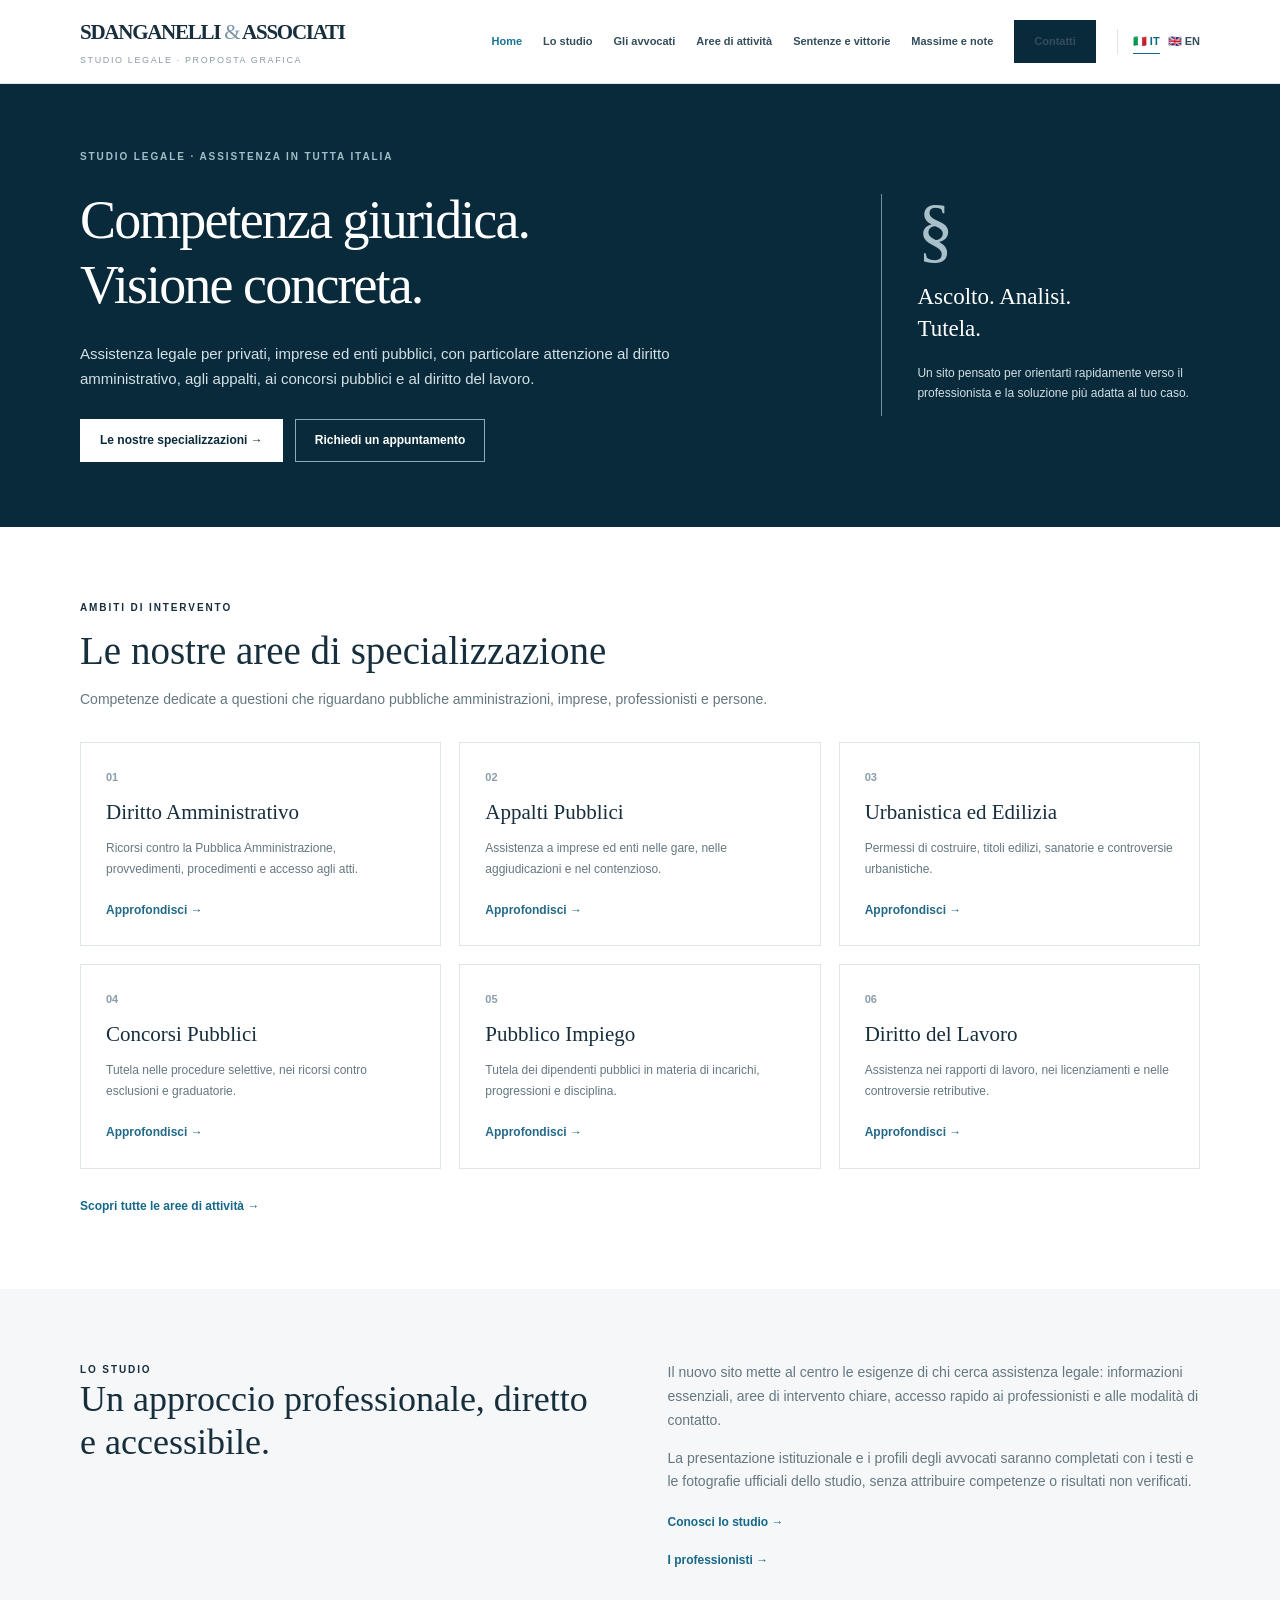
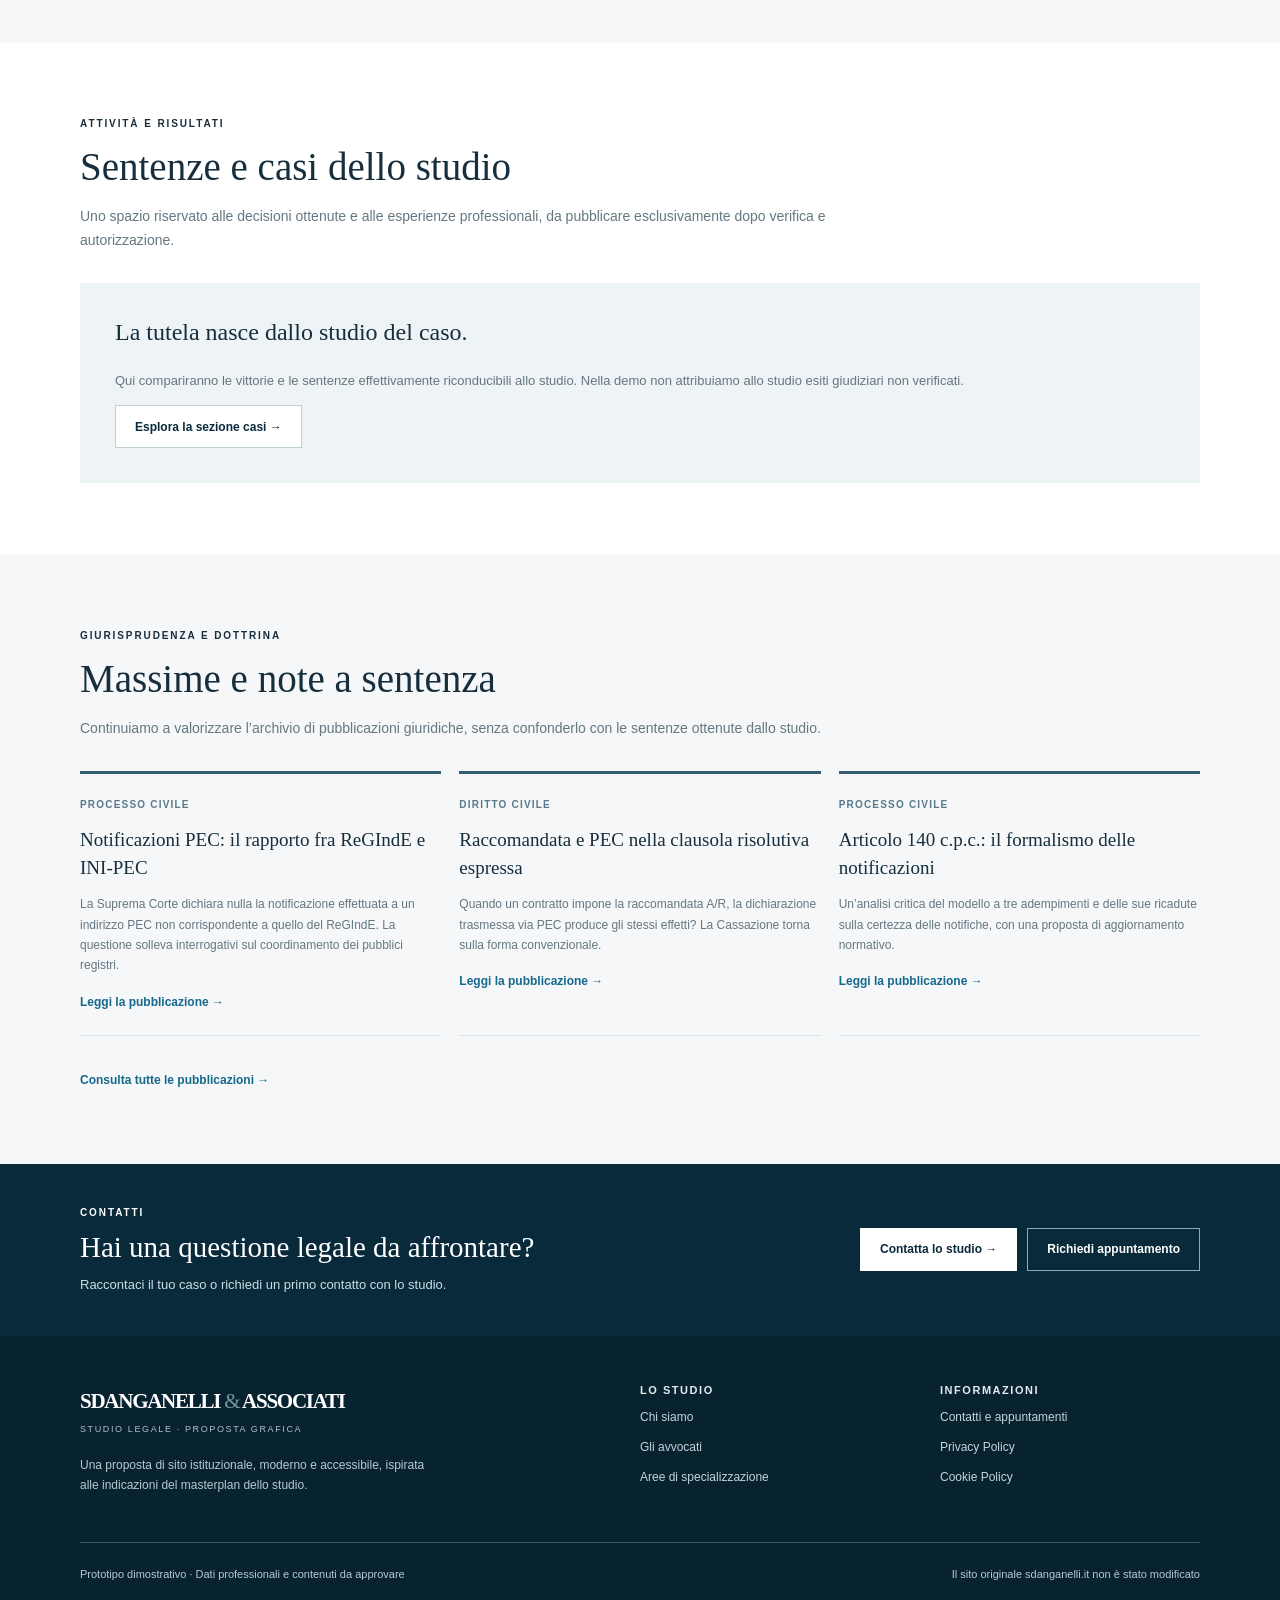
<file: index.html>
<!doctype html><html lang="it"><head><meta charset="utf-8"><meta name="viewport" content="width=device-width,initial-scale=1"><title>Sdanganelli & Associati | Studio legale</title><meta name="description" content="Studio legale: diritto amministrativo, appalti pubblici, ricorsi al TAR, concorsi e diritto del lavoro."><link rel="stylesheet" href="masterplan.css?v=2"></head><body><a href="#contenuto" class="skip">Vai al contenuto</a><header class="site-head"><div class="wrap head-inner"><a href="index.html" class="brand"><strong>SDANGANELLI <span>&</span> ASSOCIATI</strong><small>Studio legale · Proposta grafica</small></a><button class="menu-trigger" id="menuTrigger" aria-label="Apri menu" aria-expanded="false">☰</button><nav class="desktop-nav" id="nav"><a class="active" href="index.html">Home</a><a href="pagina.html?sezione=studio">Lo studio</a><a href="pagina.html?sezione=avvocati">Gli avvocati</a><a href="pagina.html?sezione=aree">Aree di attività</a><a href="pagina.html?sezione=casi">Sentenze e vittorie</a><a href="pagina.html?sezione=pubblicazioni">Massime e note</a><a href="pagina.html?sezione=contatti" class="cta">Contatti</a><div class="lang"><a class="selected" href="index.html" aria-label="Italiano">🇮🇹 IT</a><a href="pagina.html?sezione=english" aria-label="English preview">🇬🇧 EN</a></div></nav></div></header><main id="contenuto"><section class="hero"><div class="wrap hero-inner"><div><div class="eyebrow">STUDIO LEGALE · ASSISTENZA IN TUTTA ITALIA</div><h1>Competenza giuridica.<br>Visione concreta.</h1><p>Assistenza legale per privati, imprese ed enti pubblici, con particolare attenzione al diritto amministrativo, agli appalti, ai concorsi pubblici e al diritto del lavoro.</p><div class="hero-buttons"><a class="cta cta-white" href="pagina.html?sezione=aree">Le nostre specializzazioni →</a><a class="cta cta-outline" href="pagina.html?sezione=contatti">Richiedi un appuntamento</a></div></div><div class="hero-side"><div class="number">§</div><h2>Ascolto. Analisi.<br>Tutela.</h2><p>Un sito pensato per orientarti rapidamente verso il professionista e la soluzione più adatta al tuo caso.</p></div></div></section><section class="section" id="aree"><div class="wrap"><div class="section-title"><div class="eyebrow">AMBITI DI INTERVENTO</div><h2>Le nostre aree di specializzazione</h2><p>Competenze dedicate a questioni che riguardano pubbliche amministrazioni, imprese, professionisti e persone.</p></div><div class="grid grid3" id="practiceGrid"></div><div style="margin-top:23px"><a href="pagina.html?sezione=aree" class="smalllink">Scopri tutte le aree di attività →</a></div></div></section><section class="section section-alt" id="studio"><div class="wrap minimal-split"><div><div class="eyebrow">LO STUDIO</div><h2>Un approccio professionale, diretto e accessibile.</h2></div><div><p>Il nuovo sito mette al centro le esigenze di chi cerca assistenza legale: informazioni essenziali, aree di intervento chiare, accesso rapido ai professionisti e alle modalità di contatto.</p><p>La presentazione istituzionale e i profili degli avvocati saranno completati con i testi e le fotografie ufficiali dello studio, senza attribuire competenze o risultati non verificati.</p><a href="pagina.html?sezione=studio" class="smalllink">Conosci lo studio →</a><div style="margin-top:12px"><a href="pagina.html?sezione=avvocati" class="smalllink">I professionisti →</a></div></div></div></section><section class="section"><div class="wrap"><div class="section-title"><div class="eyebrow">ATTIVITÀ E RISULTATI</div><h2>Sentenze e casi dello studio</h2><p>Uno spazio riservato alle decisioni ottenute e alle esperienze professionali, da pubblicare esclusivamente dopo verifica e autorizzazione.</p></div><div class="feature-panel"><h3>La tutela nasce dallo studio del caso.</h3><p>Qui compariranno le vittorie e le sentenze effettivamente riconducibili allo studio. Nella demo non attribuiamo allo studio esiti giudiziari non verificati.</p><a class="cta cta-soft" href="pagina.html?sezione=casi">Esplora la sezione casi →</a></div></div></section><section class="section section-alt"><div class="wrap"><div class="section-title"><div class="eyebrow">GIURISPRUDENZA E DOTTRINA</div><h2>Massime e note a sentenza</h2><p>Continuiamo a valorizzare l’archivio di pubblicazioni giuridiche, senza confonderlo con le sentenze ottenute dallo studio.</p></div><div class="article-list" id="editorialList"></div><a href="pagina.html?sezione=pubblicazioni" class="smalllink">Consulta tutte le pubblicazioni →</a></div></section><section class="contact-band"><div class="wrap contact-inner"><div><div class="eyebrow">CONTATTI</div><h2>Hai una questione legale da affrontare?</h2><p>Raccontaci il tuo caso o richiedi un primo contatto con lo studio.</p></div><div class="contact-actions"><a href="pagina.html?sezione=contatti" class="cta cta-white">Contatta lo studio →</a><a href="pagina.html?sezione=contatti#appuntamento" class="cta cta-outline">Richiedi appuntamento</a></div></div></section></main><footer class="footer"><div class="wrap"><div class="footer-top"><div><div class="brand"><strong>SDANGANELLI <span>&</span> ASSOCIATI</strong><small>Studio legale · Proposta grafica</small></div><p>Una proposta di sito istituzionale, moderno e accessibile, ispirata alle indicazioni del masterplan dello studio.</p></div><div><h3>Lo studio</h3><a class="footlink" href="pagina.html?sezione=studio">Chi siamo</a><a class="footlink" href="pagina.html?sezione=avvocati">Gli avvocati</a><a class="footlink" href="pagina.html?sezione=aree">Aree di specializzazione</a></div><div><h3>Informazioni</h3><a class="footlink" href="pagina.html?sezione=contatti">Contatti e appuntamenti</a><a class="footlink" href="pagina.html?sezione=privacy">Privacy Policy</a><a class="footlink" href="pagina.html?sezione=cookie">Cookie Policy</a></div></div><div class="footer-bottom"><span>Prototipo dimostrativo · Dati professionali e contenuti da approvare</span><span>Il sito originale sdanganelli.it non è stato modificato</span></div></div></footer><script src="masterplan-data.js?v=2"></script><script src="articles.js?v=9"></script><script>const g=document.getElementById('practiceGrid');window.MP.specialties.slice(0,6).forEach((a,i)=>{let c=document.createElement('div');c.className='practice';c.innerHTML='<div class="num"></div><h3></h3><p></p><a>Approfondisci →</a>';c.querySelector('.num').textContent=String(i+1).padStart(2,'0');c.querySelector('h3').textContent=a.title;c.querySelector('p').textContent=a.summary;c.querySelector('a').href='pagina.html?sezione=area&slug='+a.slug;g.append(c)});const l=document.getElementById('editorialList');window.SD_ARTICLES.slice(0,3).forEach(a=>{let c=document.createElement('article');c.className='article-card';c.innerHTML='<div class="type"></div><h3></h3><p></p><a>Leggi la pubblicazione →</a>';c.querySelector('.type').textContent=a.category;c.querySelector('h3').textContent=a.title;c.querySelector('p').textContent=a.subtitle;c.querySelector('a').href='articolo.html?slug='+encodeURIComponent(a.id);l.append(c)});const m=document.getElementById('menuTrigger'),n=document.getElementById('nav');m.onclick=()=>{const on=n.classList.toggle('open');m.setAttribute('aria-expanded',String(on))};</script></body></html>
</file>
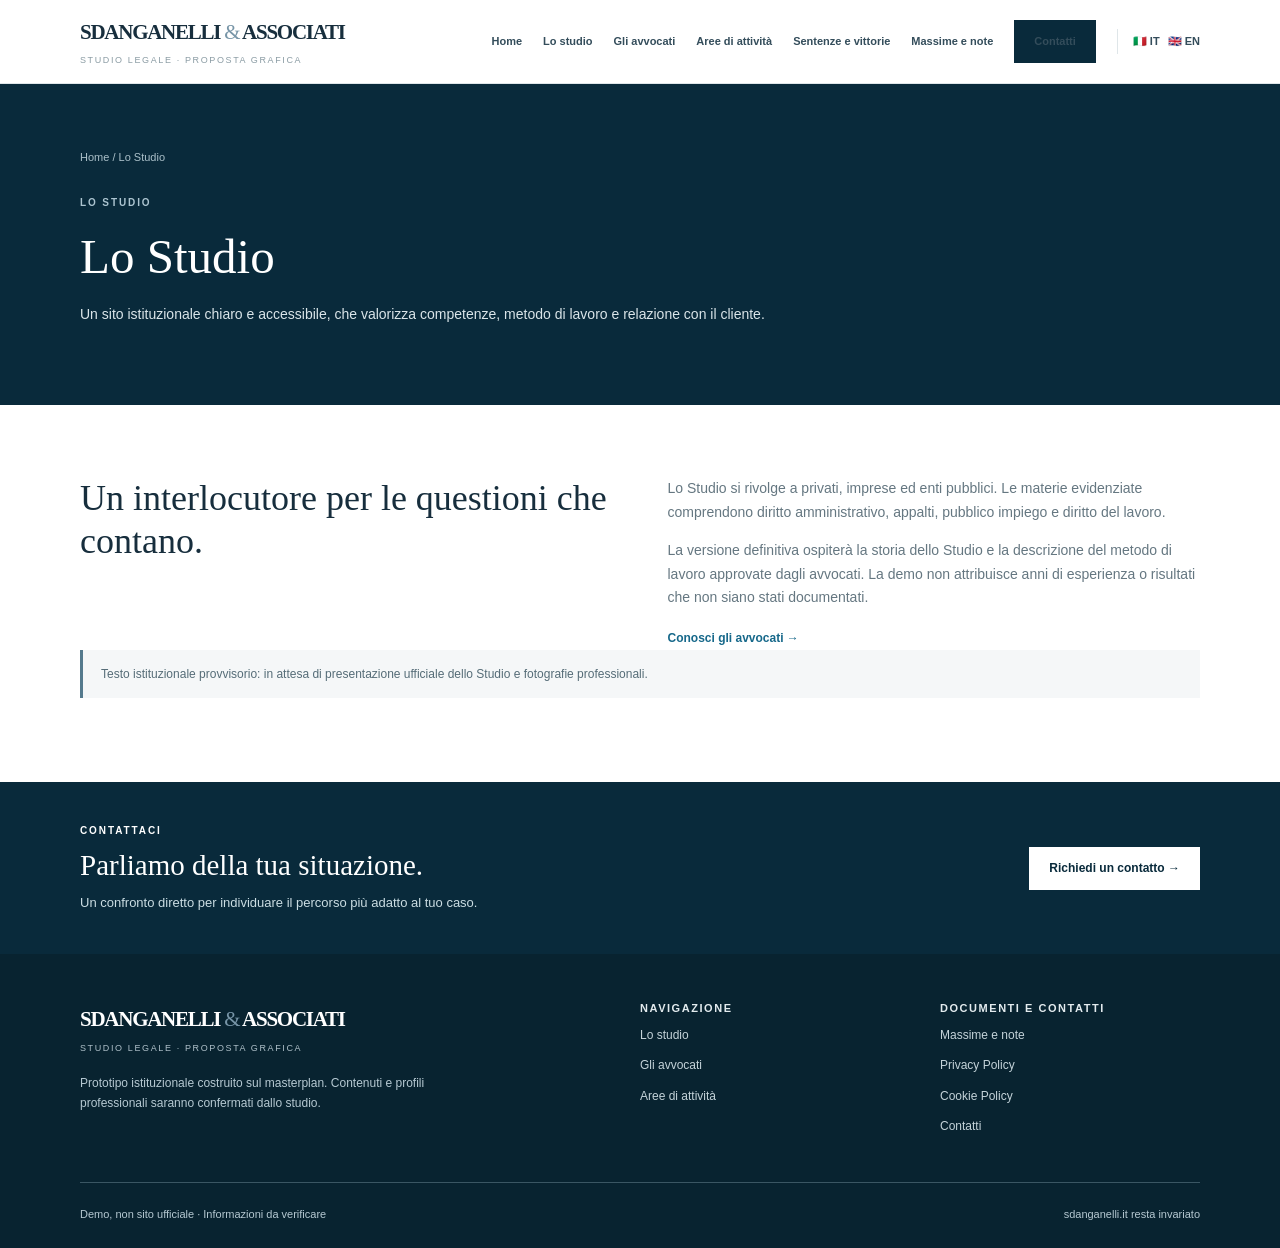
<file: pagina.html>
<!doctype html><html lang="it"><head><meta charset="utf-8"><meta name="viewport" content="width=device-width,initial-scale=1"><meta name="theme-color" content="#092a3b"><title>Sdanganelli & Associati | Studio legale</title><meta name="description" content="Le aree di specializzazione, gli avvocati, le sentenze e i contatti di Sdanganelli & Associati."><link rel="stylesheet" href="masterplan.css?v=2"></head><body><a class="skip" href="#main">Vai al contenuto</a><header class="site-head"><div class="wrap head-inner"><a href="index.html" class="brand"><strong>SDANGANELLI <span>&</span> ASSOCIATI</strong><small>Studio legale · Proposta grafica</small></a><button class="menu-trigger" id="menuTrigger" aria-label="Apri menu" aria-expanded="false">☰</button><nav class="desktop-nav" id="nav"><a href="index.html">Home</a><a href="pagina.html?sezione=studio">Lo studio</a><a href="pagina.html?sezione=avvocati">Gli avvocati</a><a href="pagina.html?sezione=aree">Aree di attività</a><a href="pagina.html?sezione=casi">Sentenze e vittorie</a><a href="pagina.html?sezione=pubblicazioni">Massime e note</a><a class="cta" href="pagina.html?sezione=contatti">Contatti</a><div class="lang"><a href="index.html">🇮🇹 IT</a><a href="pagina.html?sezione=english">🇬🇧 EN</a></div></nav></div></header><main id="main"><section class="page-banner"><div class="wrap"><div class="crumbs"><a href="index.html">Home</a> / <span id="crumb">Sezione</span></div><div class="eyebrow" style="color:#acc4d0;margin-top:27px" id="kicker">STUDIO LEGALE</div><h1 id="heading"></h1><p id="deck"></p></div></section><section class="section"><div class="wrap" id="content"></div></section><section class="contact-band" id="bottomCTA"><div class="wrap contact-inner"><div><div class="eyebrow">CONTATTACI</div><h2>Parliamo della tua situazione.</h2><p>Un confronto diretto per individuare il percorso più adatto al tuo caso.</p></div><a href="pagina.html?sezione=contatti" class="cta cta-white">Richiedi un contatto →</a></div></section></main><footer class="footer"><div class="wrap"><div class="footer-top"><div><a class="brand" href="index.html"><strong>SDANGANELLI <span>&</span> ASSOCIATI</strong><small>Studio legale · Proposta grafica</small></a><p>Prototipo istituzionale costruito sul masterplan. Contenuti e profili professionali saranno confermati dallo studio.</p></div><div><h3>Navigazione</h3><a class="footlink" href="pagina.html?sezione=studio">Lo studio</a><a class="footlink" href="pagina.html?sezione=avvocati">Gli avvocati</a><a class="footlink" href="pagina.html?sezione=aree">Aree di attività</a></div><div><h3>Documenti e contatti</h3><a class="footlink" href="pagina.html?sezione=pubblicazioni">Massime e note</a><a class="footlink" href="pagina.html?sezione=privacy">Privacy Policy</a><a class="footlink" href="pagina.html?sezione=cookie">Cookie Policy</a><a class="footlink" href="pagina.html?sezione=contatti">Contatti</a></div></div><div class="footer-bottom"><span>Demo, non sito ufficiale · Informazioni da verificare</span><span>sdanganelli.it resta invariato</span></div></div></footer><script src="masterplan-data.js?v=2"></script><script src="articles.js?v=9"></script><script>
(()=>{const qp=new URLSearchParams(location.search),s=qp.get('sezione')||'studio',slug=qp.get('slug'),el=id=>document.getElementById(id),root=el('content');function txt(tag,t,cls){let e=document.createElement(tag);e.textContent=t;if(cls)e.className=cls;return e}function add(tag,t,cls){let e=txt(tag,t,cls);root.append(e);return e}function link(text,href,cls='smalllink'){let a=document.createElement('a');a.href=href;a.textContent=text;a.className=cls;return a}function label(k,h,d){el('kicker').textContent=k;el('heading').textContent=h;el('deck').textContent=d;el('crumb').textContent=h;document.title=h+' | Sdanganelli & Associati'}function note(text){add('p',text,'notice')}function practiceCard(a,i){let c=document.createElement('article');c.className='practice';c.append(txt('div',String(i+1).padStart(2,'0'),'num'),txt('h3',a.title),txt('p',a.summary),link('Approfondisci →','pagina.html?sezione=area&slug='+a.slug));return c}function paperCard(a){let c=document.createElement('article');c.className='article-card';c.append(txt('div',a.category,'type'),txt('h3',a.title),txt('p',a.subtitle),link('Leggi la pubblicazione →','articolo.html?slug='+a.id));return c}
if(s==='studio'){label('LO STUDIO','Lo Studio','Un sito istituzionale chiaro e accessibile, che valorizza competenze, metodo di lavoro e relazione con il cliente.');let d=txt('div','','minimal-split');let one=document.createElement('div');one.append(txt('h2','Un interlocutore per le questioni che contano.'));let two=document.createElement('div');two.append(txt('p','Lo Studio si rivolge a privati, imprese ed enti pubblici. Le materie evidenziate comprendono diritto amministrativo, appalti, pubblico impiego e diritto del lavoro.'));two.append(txt('p','La versione definitiva ospiterà la storia dello Studio e la descrizione del metodo di lavoro approvate dagli avvocati. La demo non attribuisce anni di esperienza o risultati che non siano stati documentati.'));two.append(link('Conosci gli avvocati →','pagina.html?sezione=avvocati'));d.append(one,two);root.append(d);note('Testo istituzionale provvisorio: in attesa di presentazione ufficiale dello Studio e fotografie professionali.')}
else if(s==='avvocati'){label('I PROFESSIONISTI','Gli avvocati','Profili essenziali, fotografie ufficiali e contatti chiari.');add('h2','Il team');add('p','Il masterplan richiede una sezione professionisti essenziale, senza schede sovraccariche di informazioni.');let grid=txt('div','','grid grid2');let card=txt('div','','mini-card');card.append(txt('div','Fotografia professionale da inserire','person-placeholder'),txt('h3','Avv. Luca Sdanganelli'),txt('p','Referente indicato nel masterplan. Biografia, iscrizione all’Albo, competenze e fotografia da confermare prima della pubblicazione.'));let second=txt('div','','mini-card');second.append(txt('div','Fotografia professionale da inserire','person-placeholder'),txt('h3','Altri professionisti'),txt('p','Spazio per i profili reali degli ulteriori componenti dello Studio, da definire senza inventare nominativi.'));grid.append(card,second);root.append(grid)}
else if(s==='aree'){label('LE SPECIALIZZAZIONI','Aree di attività','Assistenza legale mirata per privati, aziende e amministrazioni.');let grid=txt('div','','grid grid3');window.MP.specialties.forEach((a,i)=>grid.append(practiceCard(a,i)));root.append(grid);add('h2','Servizi');const serv=txt('div','','service-row');['Ricorsi contro la P.A.','Assistenza nelle gare pubbliche','Difesa nei procedimenti disciplinari','Tutela del lavoratore','Consulenza per imprese ed enti','Assistenza giudiziale e stragiudiziale','Pareri e contratti'].forEach(x=>serv.append(txt('span',x)));root.append(serv)}
else if(s==='area'){let a=window.MP.specialties.find(x=>x.slug===slug)||window.MP.specialties[0];label('AREE DI SPECIALIZZAZIONE',a.title,a.summary);let d=txt('div','','detail-grid'),left=txt('div','','text');left.append(txt('h2','Come possiamo assisterti'));left.append(txt('p',a.summary));left.append(txt('h2','Ambiti di intervento'));let ul=document.createElement('ul');a.points.forEach(t=>ul.append(txt('li',t)));left.append(ul,txt('p','La valutazione di ogni controversia richiede l’esame della documentazione, dei termini e del quadro normativo applicabile.'));let aside=txt('aside','','side-box');aside.append(txt('h3','Vuoi valutare il tuo caso?'),txt('p','Richiedi un appuntamento o invia un messaggio allo studio.'),link('Contatta lo Studio →','pagina.html?sezione=contatti','cta'));d.append(left,aside);root.append(d)}
else if(s==='casi'){label('ESPERIENZE E RISULTATI','Sentenze e vittorie dello Studio','Uno spazio dedicato esclusivamente a vicende e provvedimenti effettivamente riconducibili all’attività dello Studio.');note('Prima della pubblicazione: verificare il ruolo effettivo dello Studio, ottenere i riferimenti autorizzati, oscurare i dati personali quando necessario e rispettare la riservatezza dei clienti.');let d=txt('div','','grid grid2');let c=txt('div','','mini-card');c.append(txt('h3','I nostri casi'),txt('p','Scheda esempio della futura sezione: materia, contesto, questione affrontata, provvedimento ed esito, senza promesse di risultato.'));let c2=txt('div','','mini-card');c2.append(txt('h3','Pubblicazioni giurisprudenziali'),txt('p','Per commenti e massime a sentenza non necessariamente riferibili a incarichi dello Studio è prevista una sezione separata.'),link('Consulta massime e note →','pagina.html?sezione=pubblicazioni'));d.append(c,c2);root.append(d)}
else if(s==='pubblicazioni'){label('GIURISPRUDENZA E DOTTRINA','Massime e note a sentenza','Una selezione di pubblicazioni reali, presentate in un ambiente di lettura moderno.');let input=document.createElement('input');input.className='search';input.type='search';input.placeholder='Cerca per argomento, pronuncia o materia…';input.setAttribute('aria-label','Cerca pubblicazioni');root.append(input);const bar=txt('div','','filterbar');const g=txt('div','','article-list');let cat='Tutte';function render(){let q=input.value.toLowerCase().trim();const results=window.SD_ARTICLES.filter(a=>(cat==='Tutte'||a.category===cat)&&[a.title,a.subtitle,a.category,a.court,a.number,...a.tags].join(' ').toLowerCase().includes(q));g.replaceChildren(...results.map(paperCard));if(!results.length)g.append(txt('p','Nessun risultato.'))}['Tutte','Processo civile','Diritto civile','Diritto amministrativo','Diritto del lavoro'].forEach(x=>{let b=document.createElement('button');b.className='filter'+(x==='Tutte'?' active':'');b.textContent=x==='Tutte'?'Tutte le materie':x;b.onclick=()=>{cat=x;bar.querySelectorAll('button').forEach(y=>y.classList.toggle('active',y===b));render()};bar.append(b)});root.append(bar,g);input.oninput=render;render();note('Le schede della demo riassumono pubblicazioni reali. L’archivio integrale e gli allegati originali saranno migrati successivamente con controllo di URL, metadati e documenti.')}
else if(s==='contatti'){label('CONTATTI E APPUNTAMENTI','Contatta lo Studio','Richiedi informazioni o prenota un colloquio, con modalità chiare e immediate.');let d=txt('div','','detail-grid');let left=txt('div','', 'form-demo');left.append(txt('h2','Richiedi un contatto'));note('Questa è una demo: il modulo non invia dati. Prima del sito definitivo saranno configurati consenso privacy, antispam e recapito alle caselle degli avvocati.');let form=document.createElement('form');form.noValidate=true;['Nome e cognome','Indirizzo email','Telefono (facoltativo)'].forEach((n,i)=>{let id='field'+i;let l=document.createElement('label');l.htmlFor=id;l.textContent=n;let inp=document.createElement('input');inp.id=id;inp.type=i===1?'email':i===2?'tel':'text';inp.required=i!==2;form.append(l,inp)});let l=document.createElement('label');l.htmlFor='message';l.textContent='Descrivi brevemente la richiesta';let ta=document.createElement('textarea');ta.id='message';ta.required=true;form.append(l,ta);let privacy=document.createElement('label');privacy.style.fontWeight='normal';privacy.style.display='flex';privacy.style.alignItems='flex-start';privacy.style.gap='10px';let checkbox=document.createElement('input');checkbox.type='checkbox';checkbox.required=true;checkbox.style.width='auto';checkbox.style.marginTop='5px';privacy.append(checkbox,document.createTextNode('Ho letto le informazioni sul trattamento dei dati personali (testo definitivo da predisporre).'));form.append(privacy);let b=document.createElement('button');b.className='cta';b.type='submit';b.textContent='Anteprima invio richiesta →';form.append(b);let status=txt('p','','disclaimer');status.setAttribute('role','status');form.append(status);form.onsubmit=e=>{e.preventDefault();status.textContent='Modalità demo: nessun dato è stato inviato. Il form reale sarà collegato alle caselle dello Studio.'};left.append(form);let aside=txt('aside','', 'side-box');aside.id='appuntamento';aside.append(txt('h3','Appuntamenti e recapiti'),txt('p','Referente di progetto: Avv. Luca Sdanganelli.'));let a=document.createElement('a');a.href='mailto:luca@sdanganelli.it';a.textContent='luca@sdanganelli.it';aside.append(a,txt('p','Per telefonate e messaggistica gli indirizzi e i numeri definitivi saranno verificati e approvati prima del lancio.'));aside.append(txt('h3','WhatsApp e prenotazione'));aside.append(txt('p','I relativi pulsanti saranno resi operativi dopo conferma del numero da utilizzare e dello strumento di calendario.'));d.append(left,aside);root.append(d)}
else if(s==='english'){label('ENGLISH VERSION','English-language website','The full English translation is planned in the masterplan.');add('h2','English content is being prepared');add('p','The final website will have an English version of the institutional pages, practice areas and contact instructions. The present screen is a navigable demonstration, not a certified translation.');root.append(link('Return to Italian homepage →','index.html'))}
else if(s==='privacy'||s==='cookie'){label('INFORMAZIONI LEGALI',s==='privacy'?'Privacy Policy':'Cookie Policy','Documento da redigere e validare per il sito definitivo.');note('Questa pagina è solo un segnaposto progettuale. Prima del lancio serviranno informative complete e conformi, in base ai trattamenti, ai servizi effettivamente attivati e alla configurazione dei cookie.');}
else{label('STUDIO LEGALE','Pagina non trovata','');root.append(link('Torna alla homepage →','index.html'))}
const nav=document.getElementById('nav'),m=document.getElementById('menuTrigger');m.onclick=()=>{let on=nav.classList.toggle('open');m.setAttribute('aria-expanded',String(on))};document.querySelectorAll('.desktop-nav a').forEach(a=>a.addEventListener('click',()=>nav.classList.remove('open')))
})();
</script></body></html>
</file>
<file: masterplan.css>
:root{--navy:#092a3b;--blue:#17445a;--ink:#172e3d;--muted:#657781;--line:#dfe6e9;--surface:#f5f7f8;--white:#fff;--serif:Georgia,'Times New Roman',serif;--sans:Arial,Helvetica,sans-serif}*{box-sizing:border-box}html{scroll-behavior:auto}body{margin:0;color:var(--ink);font:15px/1.7 var(--sans);background:#fff}a{color:inherit;text-decoration:none}button,input,textarea{font:inherit}button{cursor:pointer}button:focus-visible,a:focus-visible,input:focus-visible,textarea:focus-visible{outline:3px solid #91b8cb;outline-offset:3px}h1,h2,h3,p{margin-top:0}h1,h2,h3{font-family:var(--serif);font-weight:normal;line-height:1.2}.wrap{width:min(calc(100% - 64px),1120px);margin:auto}.skip{position:absolute;top:-90px;left:10px;background:white;padding:12px;z-index:99}.skip:focus{top:10px}.site-head{position:sticky;top:0;z-index:50;background:white;border-bottom:1px solid var(--line)}.head-inner{min-height:83px;display:flex;justify-content:space-between;align-items:center;gap:18px}.brand{display:flex;flex-direction:column;gap:3px;min-width:0}.brand strong{font-family:var(--serif);font-weight:bold;font-size:21px;white-space:nowrap;letter-spacing:-.06em}.brand strong span{color:#7795a7;font-weight:normal}.brand small{text-transform:uppercase;color:#8b9ca4;font-size:9px;letter-spacing:.18em}.desktop-nav{display:flex;align-items:center;gap:21px}.desktop-nav a{font-size:11px;font-weight:bold;color:#344d5b;white-space:nowrap}.desktop-nav a:hover,.desktop-nav a.active{color:#1a7398}.lang{display:flex;gap:8px;border-left:1px solid var(--line);padding-left:15px}.lang a{font-size:11px;padding:3px 0}.lang a.selected{color:#0b698a;border-bottom:1px solid}.menu-trigger{display:none;border:1px solid #d0dbe1;background:white;font-size:19px;width:44px;height:44px}.cta{display:inline-flex;align-items:center;justify-content:center;gap:10px;background:var(--navy);border:1px solid var(--navy);padding:12px 19px;color:white;font-size:12px;font-weight:bold;line-height:1.4;min-height:43px}.cta:hover{background:#19445a}.cta-white{background:#fff;color:var(--navy);border-color:#fff}.cta-white:hover{background:#e8f0f3}.cta-outline{background:transparent;color:white;border-color:#8cabb9}.cta-outline:hover{background:#ffffff20}.cta-soft{background:white;color:var(--navy);border-color:#bfd0d7}.cta-soft:hover{background:#eef3f5}.eyebrow{font-size:10px;letter-spacing:.19em;text-transform:uppercase;font-weight:bold}.hero{background:var(--navy);color:white}.hero-inner{display:grid;grid-template-columns:1.4fr .6fr;min-height:420px;gap:58px;align-items:center;padding-top:64px;padding-bottom:65px}.hero .eyebrow{color:#a4bfca}.hero h1{font-size:clamp(36px,4.3vw,54px);letter-spacing:-.035em;margin:23px 0}.hero p{font-size:15px;color:#d3e0e6;max-width:630px}.hero-buttons{display:flex;gap:12px;flex-wrap:wrap;margin-top:27px}.hero-side{border-left:1px solid #71909e;padding-left:35px}.hero-side .number{font:72px/1 Georgia,serif;color:#a9c0ca}.hero-side h2{font-size:23px;line-height:1.4;margin:15px 0 18px}.hero-side p{font-size:12px}.section{padding:72px 0}.section-alt{background:var(--surface)}.section-title{max-width:770px;margin-bottom:30px}.section-title h2{font-size:clamp(28px,3.1vw,39px);margin:12px 0 14px}.section-title p{color:var(--muted);font-size:14px}.grid{display:grid;gap:18px}.grid3{grid-template-columns:repeat(3,minmax(0,1fr))}.grid2{grid-template-columns:repeat(2,minmax(0,1fr))}.practice{border:1px solid var(--line);padding:25px;background:#fff;display:flex;flex-direction:column;min-height:185px}.practice:hover{border-color:#829fae}.practice .num{font-size:11px;font-weight:bold;color:#8a9daa}.practice h3{font-size:21px;margin:13px 0}.practice p{font-size:12px;color:var(--muted);margin:0 0 20px;line-height:1.75}.practice a{color:#236988;font-size:12px;font-weight:bold;margin-top:auto}.service-row{display:flex;gap:10px;flex-wrap:wrap;margin-top:26px}.service-row span{border:1px solid #d6dfe3;padding:8px 12px;font-size:11px;background:#fff}.minimal-split{display:grid;grid-template-columns:1fr 1fr;gap:55px;align-items:start}.minimal-split h2{font-size:36px;margin:0}.minimal-split p{color:var(--muted);font-size:14px}.mini-card{border:1px solid var(--line);padding:25px;background:white}.mini-card h3{font-size:22px}.mini-card p{color:var(--muted);font-size:13px}.article-list{display:grid;grid-template-columns:repeat(3,1fr);gap:18px;margin:30px 0}.article-card{border-top:3px solid #355c70;border-bottom:1px solid var(--line);padding:22px 0}.article-card .type{font-size:10px;font-weight:bold;text-transform:uppercase;letter-spacing:.12em;color:#57798a}.article-card h3{font-size:19px;line-height:1.45;margin:13px 0}.article-card p{font-size:12px;color:var(--muted)}.article-card a{font-size:12px;color:#17688c;font-weight:bold}.feature-panel{background:#eef3f5;padding:35px}.feature-panel h3{font-size:24px}.feature-panel p{font-size:13px;color:var(--muted)}.contact-band{background:var(--navy);color:#fff;padding:40px 0}.contact-inner{display:flex;justify-content:space-between;align-items:center;gap:25px}.contact-inner h2{font-size:29px;margin:9px 0}.contact-inner p{font-size:13px;color:#cbdde3;margin:0}.contact-actions{display:flex;gap:10px;flex-wrap:wrap}.footer{background:#082330;color:#b6c9d2;padding:48px 0 25px}.footer-top{display:grid;grid-template-columns:2fr 1fr 1fr;gap:40px}.footer .brand{color:#fff}.footer .brand small{color:#afc0c9}.footer p{font-size:12px;max-width:350px;margin-top:17px}.footer h3{font:700 11px var(--sans);letter-spacing:.14em;text-transform:uppercase;color:#e3ebee}.footer a.footlink{display:block;color:#c4d3d9;font-size:12px;margin:10px 0}.footer-bottom{border-top:1px solid #3a5663;padding-top:22px;margin-top:35px;font-size:11px;display:flex;justify-content:space-between;gap:15px;flex-wrap:wrap}.page-banner{background:var(--navy);color:white;padding:64px 0}.page-banner h1{font-size:clamp(33px,4vw,49px);margin:17px 0}.page-banner p{font-size:14px;color:#dae5e9;max-width:750px}.detail-grid{display:grid;grid-template-columns:minmax(0,1fr) 280px;gap:55px}.detail-grid .text p{font:17px/1.9 Georgia,serif;color:#385262}.detail-grid .text h2{margin-top:34px;font-size:27px}.side-box{padding:25px;border:1px solid var(--line);background:var(--surface);margin-bottom:15px}.side-box h3{font-size:21px}.side-box a{color:#17688c;font-size:12px;font-weight:bold}.side-box p{font-size:12px;color:var(--muted)}.person-placeholder{height:190px;background:linear-gradient(130deg,#dae4e8,#bdcbd2);display:flex;align-items:center;justify-content:center;color:#315467;font-size:12px}.form-demo{max-width:680px}.form-demo label{display:block;font-size:12px;font-weight:bold;margin:16px 0 6px}.form-demo input,.form-demo textarea{width:100%;border:1px solid #bfcfd7;background:white;padding:13px;color:var(--ink)}.form-demo textarea{min-height:130px}.disclaimer{font-size:12px;color:var(--muted)}.notice{border-left:3px solid #557a8d;padding:14px 18px;background:var(--surface);font-size:12px;color:#556c77}.smalllink{font-size:12px;color:#16688a;font-weight:bold}.crumbs{font-size:11px;color:#abc0c9}.crumbs a:hover{color:white}.filterbar{display:flex;gap:8px;flex-wrap:wrap;margin:18px 0 30px}.filter{border:1px solid var(--line);background:#fff;padding:9px 15px;font-size:12px}.filter.active{background:var(--navy);color:white}.search{width:min(100%,530px);border:1px solid #b7c9d1;padding:12px 15px;margin:15px 0}.pdf-frame{width:100%;height:580px;border:1px solid var(--line)}.article-content p{font-size:16px;line-height:1.9}.article-content h2{font-size:26px;margin:35px 0 16px}.mobile-only{display:none}@media(max-width:1030px){.desktop-nav{gap:12px}.desktop-nav a{font-size:10px}.brand strong{font-size:17px}.hero-inner{gap:35px}.wrap{width:min(calc(100% - 48px),1120px)}}@media(max-width:800px){.head-inner{min-height:72px}.menu-trigger{display:block}.desktop-nav{display:none;position:absolute;top:72px;left:0;right:0;background:white;padding:22px 26px 28px;box-shadow:0 15px 28px #102d3b18;flex-direction:column;align-items:flex-start;gap:15px}.desktop-nav.open{display:flex}.desktop-nav a{font-size:12px}.desktop-nav .lang{border:0;padding:0}.hero-inner{grid-template-columns:1fr;gap:30px;min-height:0;padding:64px 0}.hero-side{padding-left:25px}.hero-side .number{font-size:45px}.hero-side h2{font-size:22px;margin:6px 0}.section{padding:58px 0}.grid3{grid-template-columns:repeat(2,minmax(0,1fr))}.minimal-split,.detail-grid{grid-template-columns:1fr;gap:25px}.footer-top{grid-template-columns:1fr 1fr}.footer-top>div:first-child{grid-column:1/-1}.contact-inner{align-items:flex-start;flex-direction:column}}@media(max-width:520px){.wrap{width:calc(100% - 44px)}.brand strong{font-size:clamp(14px,4.4vw,19px)}.brand small{font-size:7.5px}.hero-inner{padding:54px 0}.hero h1{font-size:34px;line-height:1.23}.hero p{font-size:14px}.hero-buttons{display:grid;grid-template-columns:1fr}.hero-buttons .cta{width:100%}.hero-side{padding-left:20px}.hero-side h2{font-size:19px}.section-title h2{font-size:30px}.grid3,.grid2,.article-list{grid-template-columns:1fr}.practice{min-height:0}.minimal-split h2{font-size:31px}.page-banner{padding:45px 0}.page-banner h1{font-size:34px}.footer-top{grid-template-columns:1fr}.footer-top>div:first-child{grid-column:auto}.footer-bottom{flex-direction:column}.contact-actions{width:100%}.contact-actions .cta{flex:1}.pdf-frame{height:430px}}
</file>
